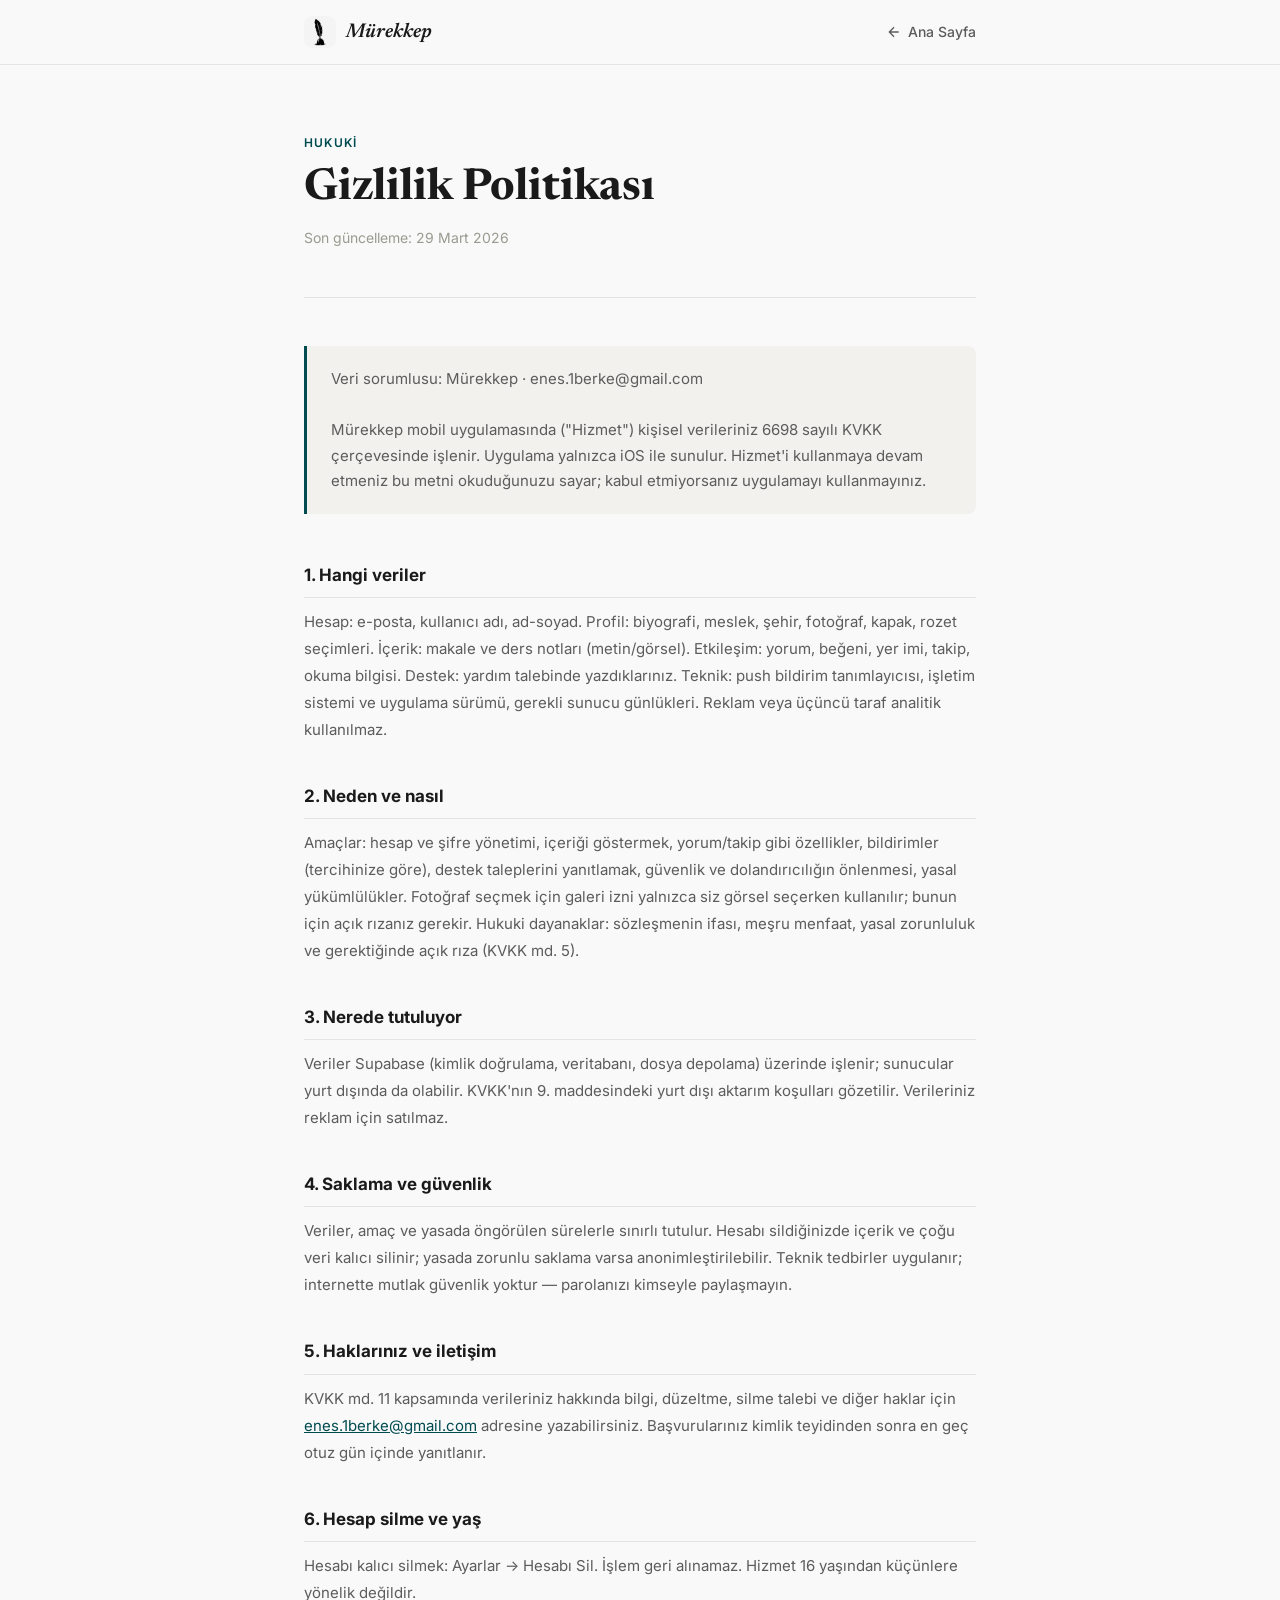
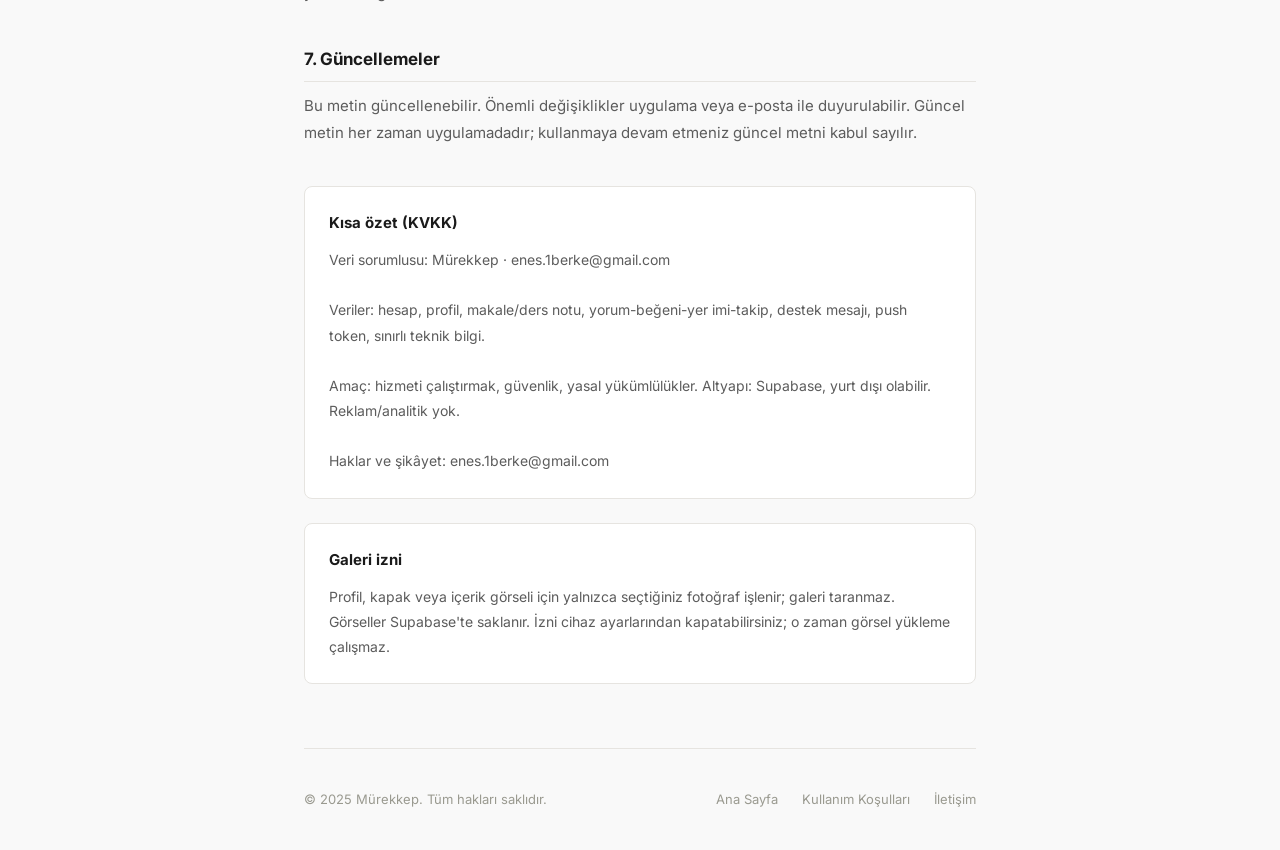
<file: privacy.html>
<!DOCTYPE html>
<html lang="tr">
<head>
  <meta charset="UTF-8" />
  <meta name="viewport" content="width=device-width, initial-scale=1.0" />
  <title>Gizlilik Politikası — Mürekkep</title>
  <meta name="description" content="Mürekkep gizlilik politikası ve kişisel veri işleme bilgilendirmesi." />
  <link rel="icon" type="image/png" href="assets/favicon.png" />
  <link rel="preconnect" href="https://fonts.googleapis.com" />
  <link rel="preconnect" href="https://fonts.gstatic.com" crossorigin />
  <link href="https://fonts.googleapis.com/css2?family=Newsreader:ital,wght@0,400;0,600;0,700;1,400;1,600&family=Inter:wght@400;500;600;700&display=swap" rel="stylesheet" />
<style>
:root{--ink:#1A1A1A;--teal:#004B50;--teal-light:#1a7a80;--bg:#F9F9F9;--surface:#FFFFFF;--surface-2:#F2F1EE;--border:#E6E4E0;--border-strong:#CCCBC6;--text-primary:#1A1A1A;--text-secondary:#5C5C5C;--text-muted:#9A9A90;--shadow-sm:0 1px 4px rgba(0,0,0,0.04);--radius-md:8px;--radius-full:9999px}
*,*::before,*::after{box-sizing:border-box;margin:0;padding:0}
html{scroll-behavior:smooth}
body{font-family:'Inter',-apple-system,BlinkMacSystemFont,sans-serif;background:var(--bg);color:var(--text-primary);line-height:1.6}
.container{max-width:720px;margin:0 auto;padding:0 24px}

/* Nav */
.nav{position:sticky;top:0;background:rgba(249,249,249,.92);backdrop-filter:blur(16px);-webkit-backdrop-filter:blur(16px);border-bottom:1px solid var(--border);z-index:100}
.nav-inner{height:64px;display:flex;align-items:center;justify-content:space-between}
.nav-logo{display:flex;align-items:center;gap:10px;text-decoration:none}
.nav-logo-img{width:32px;height:32px;border-radius:var(--radius-md);object-fit:cover}
.nav-logo-text{font-family:'Newsreader',serif;font-style:italic;font-size:20px;font-weight:600;color:var(--ink)}
.nav-back{display:inline-flex;align-items:center;gap:6px;font-size:14px;font-weight:500;color:var(--text-secondary);text-decoration:none;transition:color .2s}
.nav-back:hover{color:var(--ink)}

/* Legal Content */
.legal-header{padding:64px 0 48px;border-bottom:1px solid var(--border);margin-bottom:48px}
.legal-label{display:inline-block;font-size:12px;font-weight:600;letter-spacing:1.2px;text-transform:uppercase;color:var(--teal);margin-bottom:12px}
.legal-title{font-family:'Newsreader',serif;font-size:clamp(28px,5vw,44px);font-weight:700;line-height:1.15;color:var(--ink);margin-bottom:12px}
.legal-meta{font-size:14px;color:var(--text-muted)}

.legal-intro{background:var(--surface-2);border-left:3px solid var(--teal);border-radius:0 var(--radius-md) var(--radius-md) 0;padding:20px 24px;margin-bottom:48px;font-size:15px;color:var(--text-secondary);line-height:1.7;white-space:pre-line}

.section{margin-bottom:40px}
.section-title{font-size:17px;font-weight:700;color:var(--ink);margin-bottom:10px;padding-bottom:8px;border-bottom:1px solid var(--border)}
.section-body{font-size:15px;color:var(--text-secondary);line-height:1.8}

.extra-block{background:var(--surface);border:1px solid var(--border);border-radius:var(--radius-md);padding:24px;margin-bottom:24px}
.extra-block-title{font-size:15px;font-weight:700;color:var(--ink);margin-bottom:12px}
.extra-block-body{font-size:14px;color:var(--text-secondary);line-height:1.8;white-space:pre-line}

/* Footer */
.legal-footer{border-top:1px solid var(--border);padding:40px 0;margin-top:64px;display:flex;align-items:center;justify-content:space-between;flex-wrap:wrap;gap:16px}
.legal-footer-links{display:flex;gap:24px}
.legal-footer-links a{font-size:13px;color:var(--text-muted);text-decoration:none;transition:color .2s}
.legal-footer-links a:hover{color:var(--ink)}
.legal-footer p{font-size:13px;color:var(--text-muted)}

@media(max-width:600px){
  .legal-footer{flex-direction:column;align-items:flex-start}
  .nav-logo-text{font-size:18px}
}
</style>
</head>
<body>

<nav class="nav">
  <div class="container">
    <div class="nav-inner">
      <a href="index.html" class="nav-logo">
        <img src="[data-uri]" alt="Mürekkep" class="nav-logo-img" />
        <span class="nav-logo-text">Mürekkep</span>
      </a>
      <a href="index.html" class="nav-back">
        <svg width="16" height="16" viewBox="0 0 24 24" fill="none" stroke="currentColor" stroke-width="2"><path d="M19 12H5M12 5l-7 7 7 7"/></svg>
        Ana Sayfa
      </a>
    </div>
  </div>
</nav>

<main>
  <div class="container">
    <div class="legal-header">
      <div class="legal-label">Hukuki</div>
      <h1 class="legal-title">Gizlilik Politikası</h1>
      <p class="legal-meta">Son güncelleme: 29 Mart 2026</p>
    </div>

    <div class="legal-intro">Veri sorumlusu: Mürekkep · enes.1berke@gmail.com

Mürekkep mobil uygulamasında ("Hizmet") kişisel verileriniz 6698 sayılı KVKK çerçevesinde işlenir. Uygulama yalnızca iOS ile sunulur. Hizmet'i kullanmaya devam etmeniz bu metni okuduğunuzu sayar; kabul etmiyorsanız uygulamayı kullanmayınız.</div>

    <div class="section">
      <div class="section-title">1. Hangi veriler</div>
      <div class="section-body">Hesap: e-posta, kullanıcı adı, ad-soyad. Profil: biyografi, meslek, şehir, fotoğraf, kapak, rozet seçimleri. İçerik: makale ve ders notları (metin/görsel). Etkileşim: yorum, beğeni, yer imi, takip, okuma bilgisi. Destek: yardım talebinde yazdıklarınız. Teknik: push bildirim tanımlayıcısı, işletim sistemi ve uygulama sürümü, gerekli sunucu günlükleri. Reklam veya üçüncü taraf analitik kullanılmaz.</div>
    </div>

    <div class="section">
      <div class="section-title">2. Neden ve nasıl</div>
      <div class="section-body">Amaçlar: hesap ve şifre yönetimi, içeriği göstermek, yorum/takip gibi özellikler, bildirimler (tercihinize göre), destek taleplerini yanıtlamak, güvenlik ve dolandırıcılığın önlenmesi, yasal yükümlülükler. Fotoğraf seçmek için galeri izni yalnızca siz görsel seçerken kullanılır; bunun için açık rızanız gerekir. Hukuki dayanaklar: sözleşmenin ifası, meşru menfaat, yasal zorunluluk ve gerektiğinde açık rıza (KVKK md. 5).</div>
    </div>

    <div class="section">
      <div class="section-title">3. Nerede tutuluyor</div>
      <div class="section-body">Veriler Supabase (kimlik doğrulama, veritabanı, dosya depolama) üzerinde işlenir; sunucular yurt dışında da olabilir. KVKK'nın 9. maddesindeki yurt dışı aktarım koşulları gözetilir. Verileriniz reklam için satılmaz.</div>
    </div>

    <div class="section">
      <div class="section-title">4. Saklama ve güvenlik</div>
      <div class="section-body">Veriler, amaç ve yasada öngörülen sürelerle sınırlı tutulur. Hesabı sildiğinizde içerik ve çoğu veri kalıcı silinir; yasada zorunlu saklama varsa anonimleştirilebilir. Teknik tedbirler uygulanır; internette mutlak güvenlik yoktur — parolanızı kimseyle paylaşmayın.</div>
    </div>

    <div class="section">
      <div class="section-title">5. Haklarınız ve iletişim</div>
      <div class="section-body">KVKK md. 11 kapsamında verileriniz hakkında bilgi, düzeltme, silme talebi ve diğer haklar için <a href="mailto:enes.1berke@gmail.com" style="color:var(--teal)">enes.1berke@gmail.com</a> adresine yazabilirsiniz. Başvurularınız kimlik teyidinden sonra en geç otuz gün içinde yanıtlanır.</div>
    </div>

    <div class="section">
      <div class="section-title">6. Hesap silme ve yaş</div>
      <div class="section-body">Hesabı kalıcı silmek: Ayarlar → Hesabı Sil. İşlem geri alınamaz. Hizmet 16 yaşından küçünlere yönelik değildir.</div>
    </div>

    <div class="section">
      <div class="section-title">7. Güncellemeler</div>
      <div class="section-body">Bu metin güncellenebilir. Önemli değişiklikler uygulama veya e-posta ile duyurulabilir. Güncel metin her zaman uygulamadadır; kullanmaya devam etmeniz güncel metni kabul sayılır.</div>
    </div>

    <div class="extra-block">
      <div class="extra-block-title">Kısa özet (KVKK)</div>
      <div class="extra-block-body">Veri sorumlusu: Mürekkep · enes.1berke@gmail.com

Veriler: hesap, profil, makale/ders notu, yorum-beğeni-yer imi-takip, destek mesajı, push token, sınırlı teknik bilgi.

Amaç: hizmeti çalıştırmak, güvenlik, yasal yükümlülükler. Altyapı: Supabase, yurt dışı olabilir. Reklam/analitik yok.

Haklar ve şikâyet: enes.1berke@gmail.com</div>
    </div>

    <div class="extra-block">
      <div class="extra-block-title">Galeri izni</div>
      <div class="extra-block-body">Profil, kapak veya içerik görseli için yalnızca seçtiğiniz fotoğraf işlenir; galeri taranmaz. Görseller Supabase'te saklanır. İzni cihaz ayarlarından kapatabilirsiniz; o zaman görsel yükleme çalışmaz.</div>
    </div>

    <div class="legal-footer">
      <p>© 2025 Mürekkep. Tüm hakları saklıdır.</p>
      <div class="legal-footer-links">
        <a href="index.html">Ana Sayfa</a>
        <a href="terms.html">Kullanım Koşulları</a>
        <a href="mailto:enes.1berke@gmail.com">İletişim</a>
      </div>
    </div>
  </div>
</main>

</body>
</html>
</file>
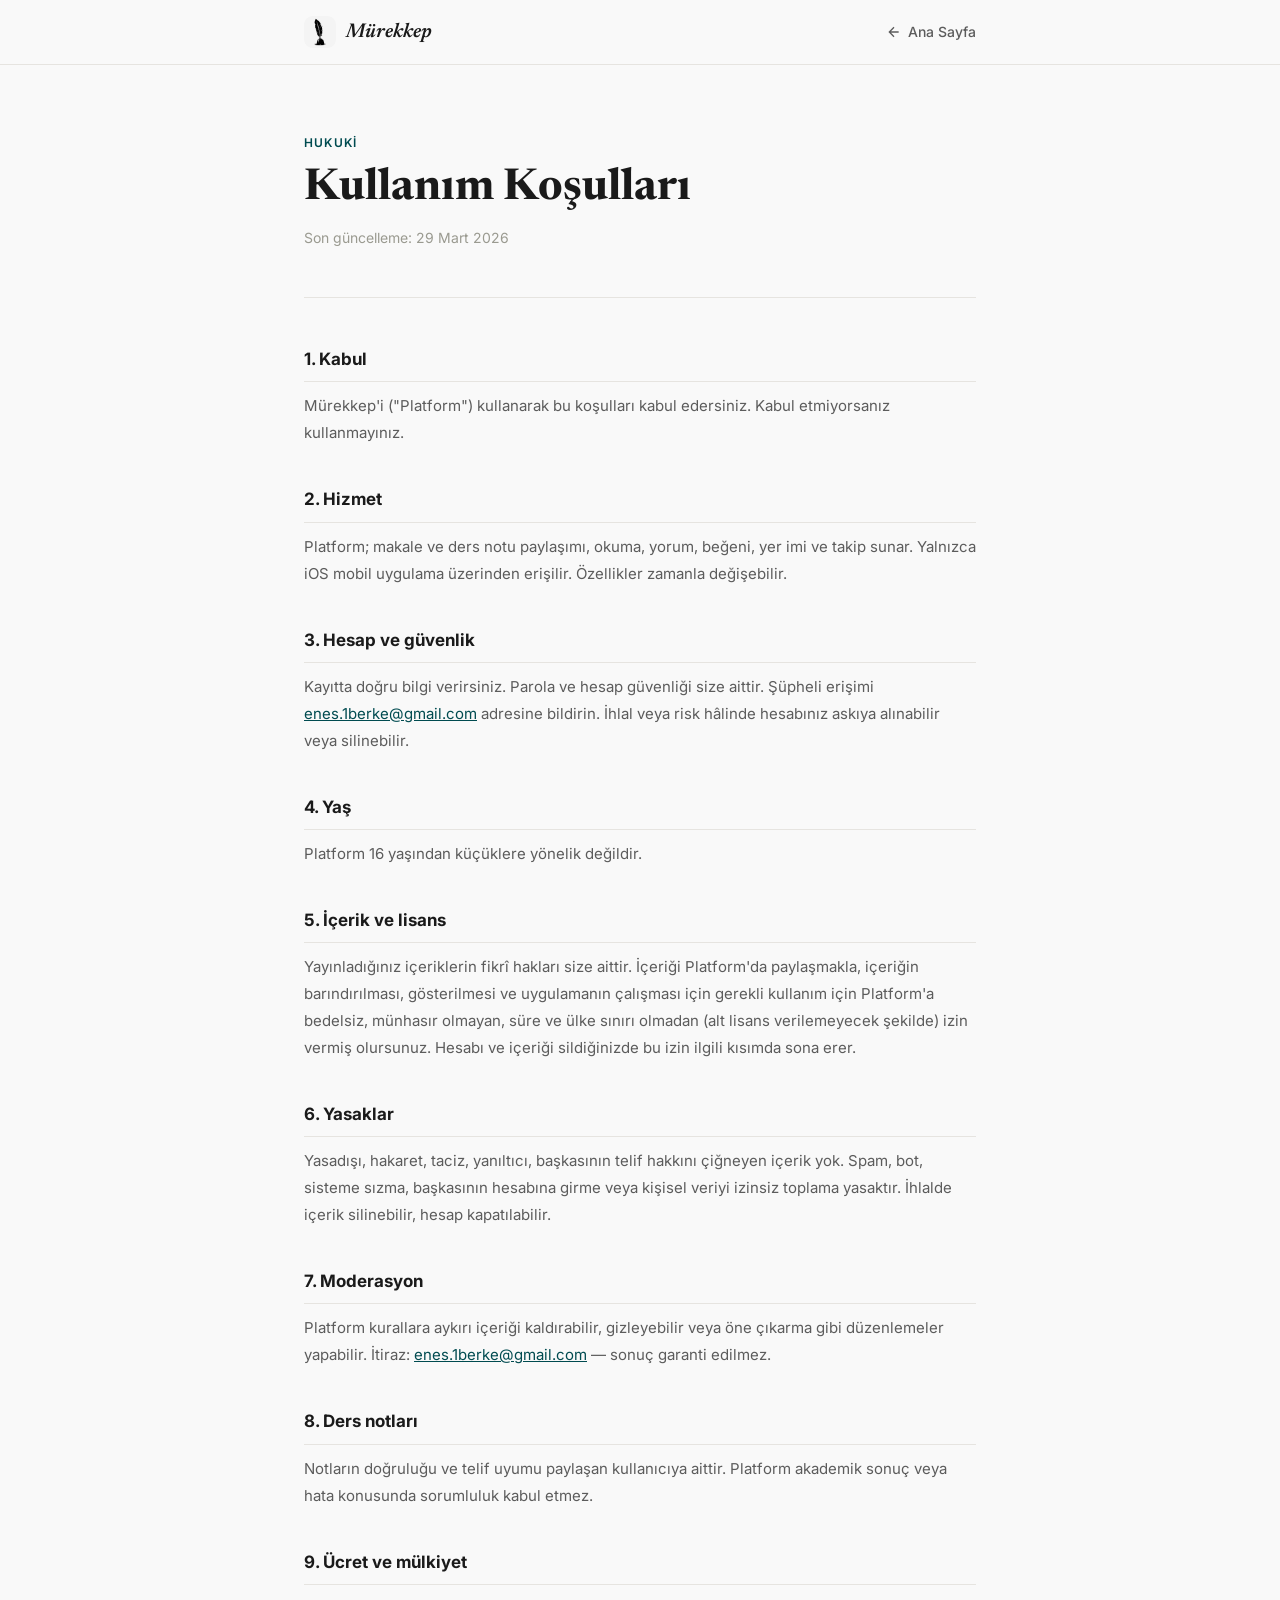
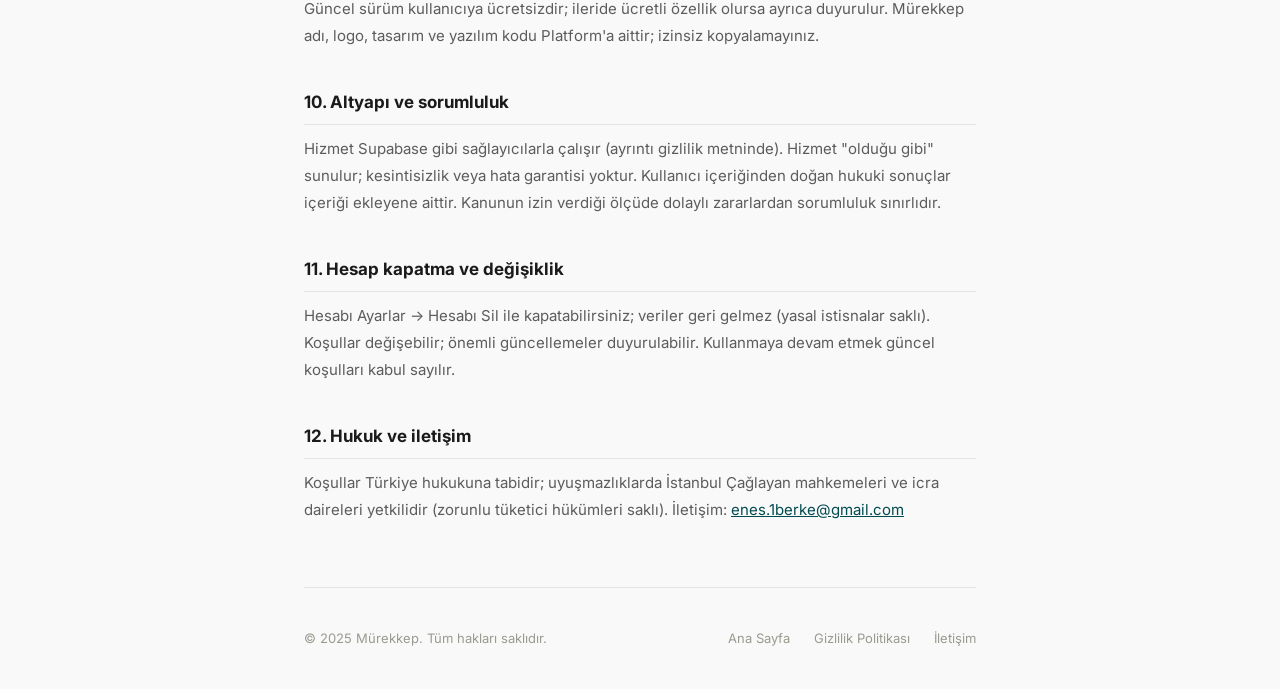
<file: terms.html>
<!DOCTYPE html>
<html lang="tr">
<head>
  <meta charset="UTF-8" />
  <meta name="viewport" content="width=device-width, initial-scale=1.0" />
  <title>Kullanım Koşulları — Mürekkep</title>
  <meta name="description" content="Mürekkep kullanım koşulları." />
  <link rel="icon" type="image/png" href="assets/favicon.png" />
  <link rel="preconnect" href="https://fonts.googleapis.com" />
  <link rel="preconnect" href="https://fonts.gstatic.com" crossorigin />
  <link href="https://fonts.googleapis.com/css2?family=Newsreader:ital,wght@0,400;0,600;0,700;1,400;1,600&family=Inter:wght@400;500;600;700&display=swap" rel="stylesheet" />
<style>
:root{--ink:#1A1A1A;--teal:#004B50;--bg:#F9F9F9;--surface:#FFFFFF;--surface-2:#F2F1EE;--border:#E6E4E0;--border-strong:#CCCBC6;--text-primary:#1A1A1A;--text-secondary:#5C5C5C;--text-muted:#9A9A90;--radius-md:8px}
*,*::before,*::after{box-sizing:border-box;margin:0;padding:0}
html{scroll-behavior:smooth}
body{font-family:'Inter',-apple-system,BlinkMacSystemFont,sans-serif;background:var(--bg);color:var(--text-primary);line-height:1.6}
.container{max-width:720px;margin:0 auto;padding:0 24px}
.nav{position:sticky;top:0;background:rgba(249,249,249,.92);backdrop-filter:blur(16px);-webkit-backdrop-filter:blur(16px);border-bottom:1px solid var(--border);z-index:100}
.nav-inner{height:64px;display:flex;align-items:center;justify-content:space-between}
.nav-logo{display:flex;align-items:center;gap:10px;text-decoration:none}
.nav-logo-img{width:32px;height:32px;border-radius:var(--radius-md);object-fit:cover}
.nav-logo-text{font-family:'Newsreader',serif;font-style:italic;font-size:20px;font-weight:600;color:var(--ink)}
.nav-back{display:inline-flex;align-items:center;gap:6px;font-size:14px;font-weight:500;color:var(--text-secondary);text-decoration:none;transition:color .2s}
.nav-back:hover{color:var(--ink)}
.legal-header{padding:64px 0 48px;border-bottom:1px solid var(--border);margin-bottom:48px}
.legal-label{display:inline-block;font-size:12px;font-weight:600;letter-spacing:1.2px;text-transform:uppercase;color:var(--teal);margin-bottom:12px}
.legal-title{font-family:'Newsreader',serif;font-size:clamp(28px,5vw,44px);font-weight:700;line-height:1.15;color:var(--ink);margin-bottom:12px}
.legal-meta{font-size:14px;color:var(--text-muted)}
.section{margin-bottom:40px}
.section-title{font-size:17px;font-weight:700;color:var(--ink);margin-bottom:10px;padding-bottom:8px;border-bottom:1px solid var(--border)}
.section-body{font-size:15px;color:var(--text-secondary);line-height:1.8}
.section-body a{color:var(--teal)}
.legal-footer{border-top:1px solid var(--border);padding:40px 0;margin-top:64px;display:flex;align-items:center;justify-content:space-between;flex-wrap:wrap;gap:16px}
.legal-footer-links{display:flex;gap:24px}
.legal-footer-links a{font-size:13px;color:var(--text-muted);text-decoration:none;transition:color .2s}
.legal-footer-links a:hover{color:var(--ink)}
.legal-footer p{font-size:13px;color:var(--text-muted)}
@media(max-width:600px){.legal-footer{flex-direction:column;align-items:flex-start}.nav-logo-text{font-size:18px}}
</style>
</head>
<body>

<nav class="nav">
  <div class="container">
    <div class="nav-inner">
      <a href="index.html" class="nav-logo">
        <img src="[data-uri]" alt="Mürekkep" class="nav-logo-img" />
        <span class="nav-logo-text">Mürekkep</span>
      </a>
      <a href="index.html" class="nav-back">
        <svg width="16" height="16" viewBox="0 0 24 24" fill="none" stroke="currentColor" stroke-width="2"><path d="M19 12H5M12 5l-7 7 7 7"/></svg>
        Ana Sayfa
      </a>
    </div>
  </div>
</nav>

<main>
  <div class="container">
    <div class="legal-header">
      <div class="legal-label">Hukuki</div>
      <h1 class="legal-title">Kullanım Koşulları</h1>
      <p class="legal-meta">Son güncelleme: 29 Mart 2026</p>
    </div>

    <div class="section">
      <div class="section-title">1. Kabul</div>
      <div class="section-body">Mürekkep'i ("Platform") kullanarak bu koşulları kabul edersiniz. Kabul etmiyorsanız kullanmayınız.</div>
    </div>

    <div class="section">
      <div class="section-title">2. Hizmet</div>
      <div class="section-body">Platform; makale ve ders notu paylaşımı, okuma, yorum, beğeni, yer imi ve takip sunar. Yalnızca iOS mobil uygulama üzerinden erişilir. Özellikler zamanla değişebilir.</div>
    </div>

    <div class="section">
      <div class="section-title">3. Hesap ve güvenlik</div>
      <div class="section-body">Kayıtta doğru bilgi verirsiniz. Parola ve hesap güvenliği size aittir. Şüpheli erişimi <a href="mailto:enes.1berke@gmail.com">enes.1berke@gmail.com</a> adresine bildirin. İhlal veya risk hâlinde hesabınız askıya alınabilir veya silinebilir.</div>
    </div>

    <div class="section">
      <div class="section-title">4. Yaş</div>
      <div class="section-body">Platform 16 yaşından küçüklere yönelik değildir.</div>
    </div>

    <div class="section">
      <div class="section-title">5. İçerik ve lisans</div>
      <div class="section-body">Yayınladığınız içeriklerin fikrî hakları size aittir. İçeriği Platform'da paylaşmakla, içeriğin barındırılması, gösterilmesi ve uygulamanın çalışması için gerekli kullanım için Platform'a bedelsiz, münhasır olmayan, süre ve ülke sınırı olmadan (alt lisans verilemeyecek şekilde) izin vermiş olursunuz. Hesabı ve içeriği sildiğinizde bu izin ilgili kısımda sona erer.</div>
    </div>

    <div class="section">
      <div class="section-title">6. Yasaklar</div>
      <div class="section-body">Yasadışı, hakaret, taciz, yanıltıcı, başkasının telif hakkını çiğneyen içerik yok. Spam, bot, sisteme sızma, başkasının hesabına girme veya kişisel veriyi izinsiz toplama yasaktır. İhlalde içerik silinebilir, hesap kapatılabilir.</div>
    </div>

    <div class="section">
      <div class="section-title">7. Moderasyon</div>
      <div class="section-body">Platform kurallara aykırı içeriği kaldırabilir, gizleyebilir veya öne çıkarma gibi düzenlemeler yapabilir. İtiraz: <a href="mailto:enes.1berke@gmail.com">enes.1berke@gmail.com</a> — sonuç garanti edilmez.</div>
    </div>

    <div class="section">
      <div class="section-title">8. Ders notları</div>
      <div class="section-body">Notların doğruluğu ve telif uyumu paylaşan kullanıcıya aittir. Platform akademik sonuç veya hata konusunda sorumluluk kabul etmez.</div>
    </div>

    <div class="section">
      <div class="section-title">9. Ücret ve mülkiyet</div>
      <div class="section-body">Güncel sürüm kullanıcıya ücretsizdir; ileride ücretli özellik olursa ayrıca duyurulur. Mürekkep adı, logo, tasarım ve yazılım kodu Platform'a aittir; izinsiz kopyalamayınız.</div>
    </div>

    <div class="section">
      <div class="section-title">10. Altyapı ve sorumluluk</div>
      <div class="section-body">Hizmet Supabase gibi sağlayıcılarla çalışır (ayrıntı gizlilik metninde). Hizmet "olduğu gibi" sunulur; kesintisizlik veya hata garantisi yoktur. Kullanıcı içeriğinden doğan hukuki sonuçlar içeriği ekleyene aittir. Kanunun izin verdiği ölçüde dolaylı zararlardan sorumluluk sınırlıdır.</div>
    </div>

    <div class="section">
      <div class="section-title">11. Hesap kapatma ve değişiklik</div>
      <div class="section-body">Hesabı Ayarlar → Hesabı Sil ile kapatabilirsiniz; veriler geri gelmez (yasal istisnalar saklı). Koşullar değişebilir; önemli güncellemeler duyurulabilir. Kullanmaya devam etmek güncel koşulları kabul sayılır.</div>
    </div>

    <div class="section">
      <div class="section-title">12. Hukuk ve iletişim</div>
      <div class="section-body">Koşullar Türkiye hukukuna tabidir; uyuşmazlıklarda İstanbul Çağlayan mahkemeleri ve icra daireleri yetkilidir (zorunlu tüketici hükümleri saklı). İletişim: <a href="mailto:enes.1berke@gmail.com">enes.1berke@gmail.com</a></div>
    </div>

    <div class="legal-footer">
      <p>© 2025 Mürekkep. Tüm hakları saklıdır.</p>
      <div class="legal-footer-links">
        <a href="index.html">Ana Sayfa</a>
        <a href="privacy.html">Gizlilik Politikası</a>
        <a href="mailto:enes.1berke@gmail.com">İletişim</a>
      </div>
    </div>
  </div>
</main>

</body>
</html>
</file>
